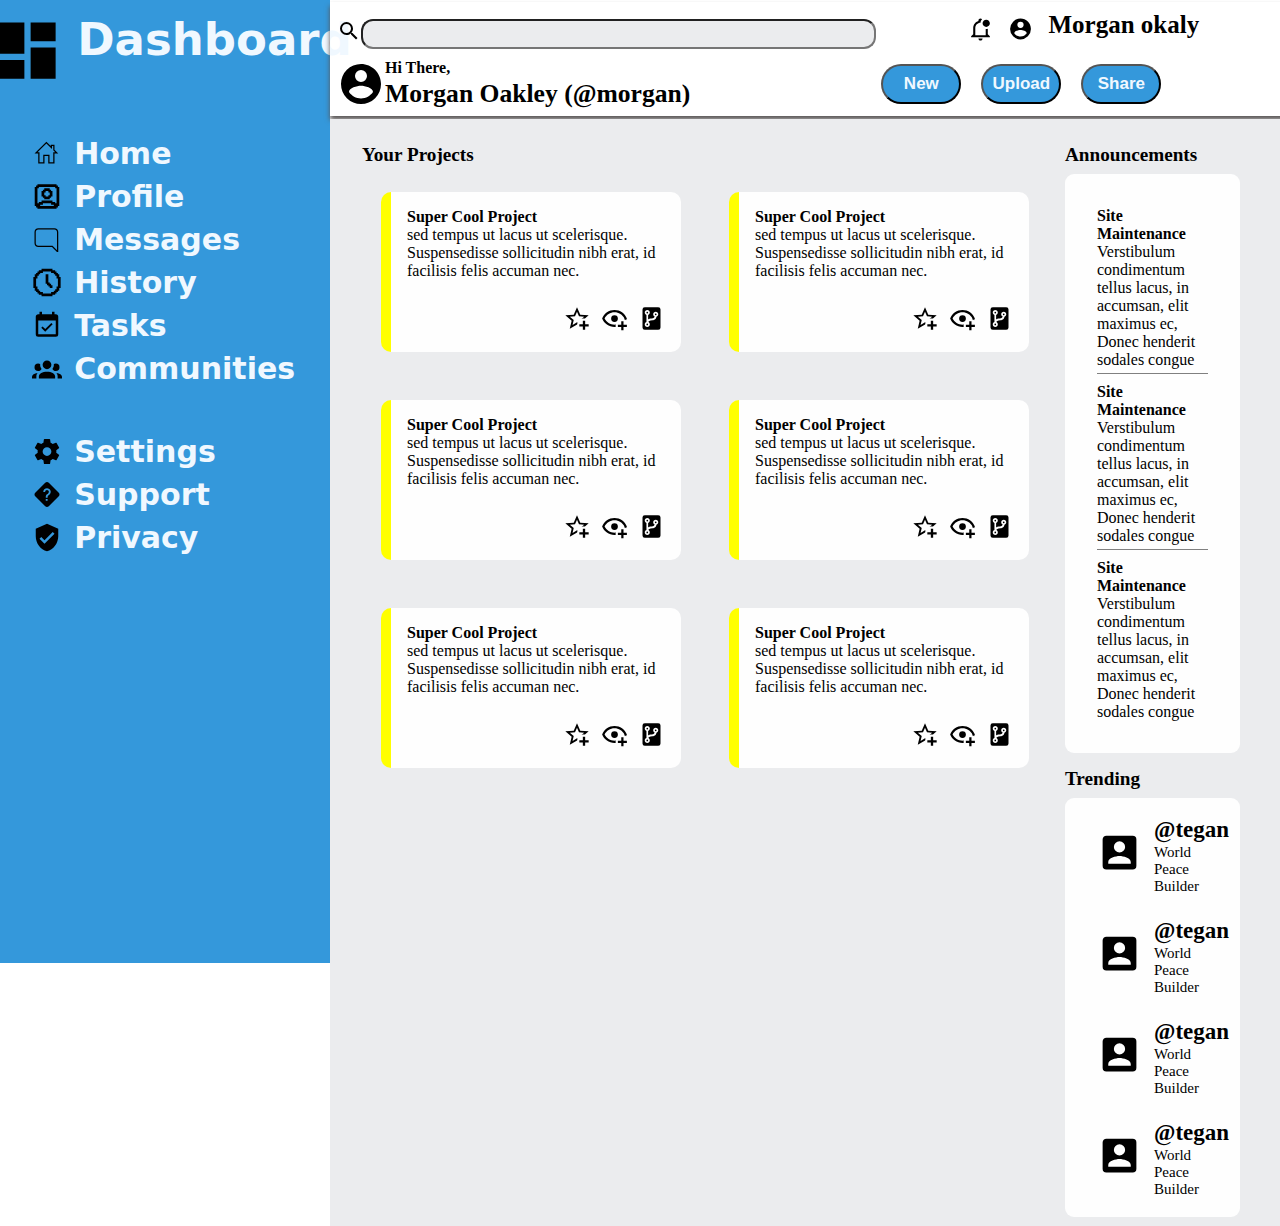
<file: Admin-Dashboard/index.html>
<!DOCTYPE html>
<html lang="en">
<head>
    <meta charset="UTF-8">
    <meta name="viewport" content="width=device-width, initial-scale=1.0">
    <title>Document</title>
    <link rel="stylesheet" href="style.css">
</head>
<body>
   <aside class="side">
        <div class="dashboard">
             <div class="ic">
                <img src="elements/dashboard.svg">
                <h2> Dashboard</h2>
             </div>
        </div>
        <ul class="dash1">
            <li class="ic">
                <img src="elements/home.svg">
                <div> Home</div>
            </li>
            <li class="ic">
                <img src="elements/profile.svg">
                <div> Profile</div>
            </li>
            <li class="ic">
                <img src="elements/messages.svg">
                <div> Messages</div>
            </li>
             <li class="ic">
                <img src="elements/history.svg">
                <div> History</div>
           </li>
             <li class="ic">
                <img src="elements/task.svg">
                <div> Tasks</div>
            </li>
             <li class="ic">
                <img src="elements/communities.svg">
                <div> Communities</div>
            </li>
        </ul>
        <ul class="dash2">
             <li class="ic">
                <img src="elements/setting.svg">
                <div> Settings</div>
             </li>
             <li class="ic">
                <img src="elements/support.svg">
                <div> Support</div>
            </li>
             <li class="ic">
                <img src="elements/privacy.svg">
                <div> Privacy</div>
            </li>
        </ul>

   </aside>
    <div class="main">
      <header>
       
          <div class="srch">
            <img src="elements/search.svg">
            <input type="search">
          </div>
          <div class="sidesearch">
            <img src="elements/notification.svg">
            <img src="elements/profileImg.svg">
            <div>Morgan okaly</div>

          </div>
          <div class="head2">
                <img src="elements/profileImg.svg">
                <div class="prof">
                    <p>Hi There,</p>
                    <div id="prohead">Morgan Oakley (@morgan)</div>
                </div>
          </div>
          <div class="btn">
              <button>New</button>
              <button>Upload</button>
              <button>Share</button>
          </div>
       
      </header>
          <div id="mainArea">
             <div id="projectArea">
                  <h5 class="titles">Your Projects</h5>
                  <div class="projectlist">
                        <div class="project">
                            <h4>Super Cool Project</h4>
                             <p>sed tempus ut lacus ut scelerisque. Suspensedisse sollicitudin nibh erat, id facilisis felis accuman nec.</p>
                             <div class="picons">
                                       <a><img src="elements/Picon1.svg"></a>
                                       <a><img src="elements/eye-plus-outline.svg"></a>
                                       <a><img src="elements/Picon3.svg"></a>
                                 
                             </div>

                        </div>
                        <div class="project">
                            <h4>Super Cool Project</h4>
                             <p>sed tempus ut lacus ut scelerisque. Suspensedisse sollicitudin nibh erat, id facilisis felis accuman nec.

                             </p>
                             <div class="picons">
                                       <a><img src="elements/Picon1.svg"></a>
                                       <a><img src="elements/eye-plus-outline.svg"></a>
                                       <a><img src="elements/Picon3.svg"></a>
                                 
                             </div>

                        </div>
                        <div class="project">
                            <h4>Super Cool Project</h4>
                             <p>sed tempus ut lacus ut scelerisque. Suspensedisse sollicitudin nibh erat, id facilisis felis accuman nec.</p>
                             <div class="picons">
                                       <a><img src="elements/Picon1.svg"></a>
                                       <a><img src="elements/eye-plus-outline.svg"></a>
                                       <a><img src="elements/Picon3.svg"></a>
                                 
                             </div>

                        </div>
                        <div class="project">
                            <h4>Super Cool Project</h4>
                             <p>sed tempus ut lacus ut scelerisque. Suspensedisse sollicitudin nibh erat, id facilisis felis accuman nec.</p>
                             <div class="picons">
                                       <a><img src="elements/Picon1.svg"></a>
                                       <a><img src="elements/eye-plus-outline.svg"></a>
                                       <a><img src="elements/Picon3.svg"></a>
                                 
                             </div>

                        </div>
                        <div class="project">
                            <h4>Super Cool Project</h4>
                             <p>sed tempus ut lacus ut scelerisque. Suspensedisse sollicitudin nibh erat, id facilisis felis accuman nec.</p>
                             <div class="picons">
                                       <a><img src="elements/Picon1.svg"></a>
                                       <a><img src="elements/eye-plus-outline.svg"></a>
                                       <a><img src="elements/Picon3.svg"></a>
                                 
                             </div>

                        </div>
                        <div class="project">
                            <h4>Super Cool Project</h4>
                             <p>sed tempus ut lacus ut scelerisque. Suspensedisse sollicitudin nibh erat, id facilisis felis accuman nec.</p>
                             <div class="picons">
                                       <a><img src="elements/Picon1.svg"></a>
                                       <a><img src="elements/eye-plus-outline.svg"></a>
                                       <a><img src="elements/Picon3.svg"></a>
                                 
                             </div>

                        </div>
 


                  </div>
                  
             </div>
             <div id="MainSide">
                  <h5 class="titles">Announcements</h5>
                 <div class="annSec">
                        <ul>
                            <li class="sec">
                                <strong>Site Maintenance</strong>
                                <p>Verstibulum condimentum tellus lacus, in accumsan, elit maximus ec, Donec henderit sodales congue</p>

                            </li>
                            <li class="sec">
                                <strong>Site Maintenance</strong>
                                <p>Verstibulum condimentum tellus lacus, in accumsan, elit maximus ec, Donec henderit sodales congue</p>

                            </li>
                            <li>
                                <strong>Site Maintenance</strong>
                                <p>Verstibulum condimentum tellus lacus, in accumsan, elit maximus ec, Donec henderit sodales congue</p>

                            </li>
                        </ul>
                 </div>
                 <h5 class="titles">Trending</h5>
                <div class="trendSec">
                <ul>
                        <li class="ic">
                <img src="elements/profile1.svg">
                <div> 
                    <strong style="font-size: 23px;">@tegan</strong>
                    <p style="font-weight: 100; font-size: 15px;">World Peace Builder</p>                     
                </div>
                <li>
                           <li class="ic">
                <img src="elements/profile1.svg">
                <div> 
                    <strong style="font-size: 23px;">@tegan</strong>
                    <p style="font-weight: 100; font-size: 15px;">World Peace Builder</p>                     
                </div>
                <li>
                           <li class="ic">
                <img src="elements/profile1.svg">
                <div> 
                    <strong style="font-size: 23px;">@tegan</strong>
                    <p style="font-weight: 100; font-size: 15px;">World Peace Builder</p>                     
                </div>
                <li>
                           <li class="ic">
                <img src="elements/profile1.svg">
                <div> 
                    <strong style="font-size: 23px;">@tegan</strong>
                    <p style="font-weight: 100; font-size: 15px;">World Peace Builder</p>                     
                </div>
                <li>
                 </ul>
                </div>
                


             </div>
 
 


          </div>



    </div>
</body>
</html>
</file>
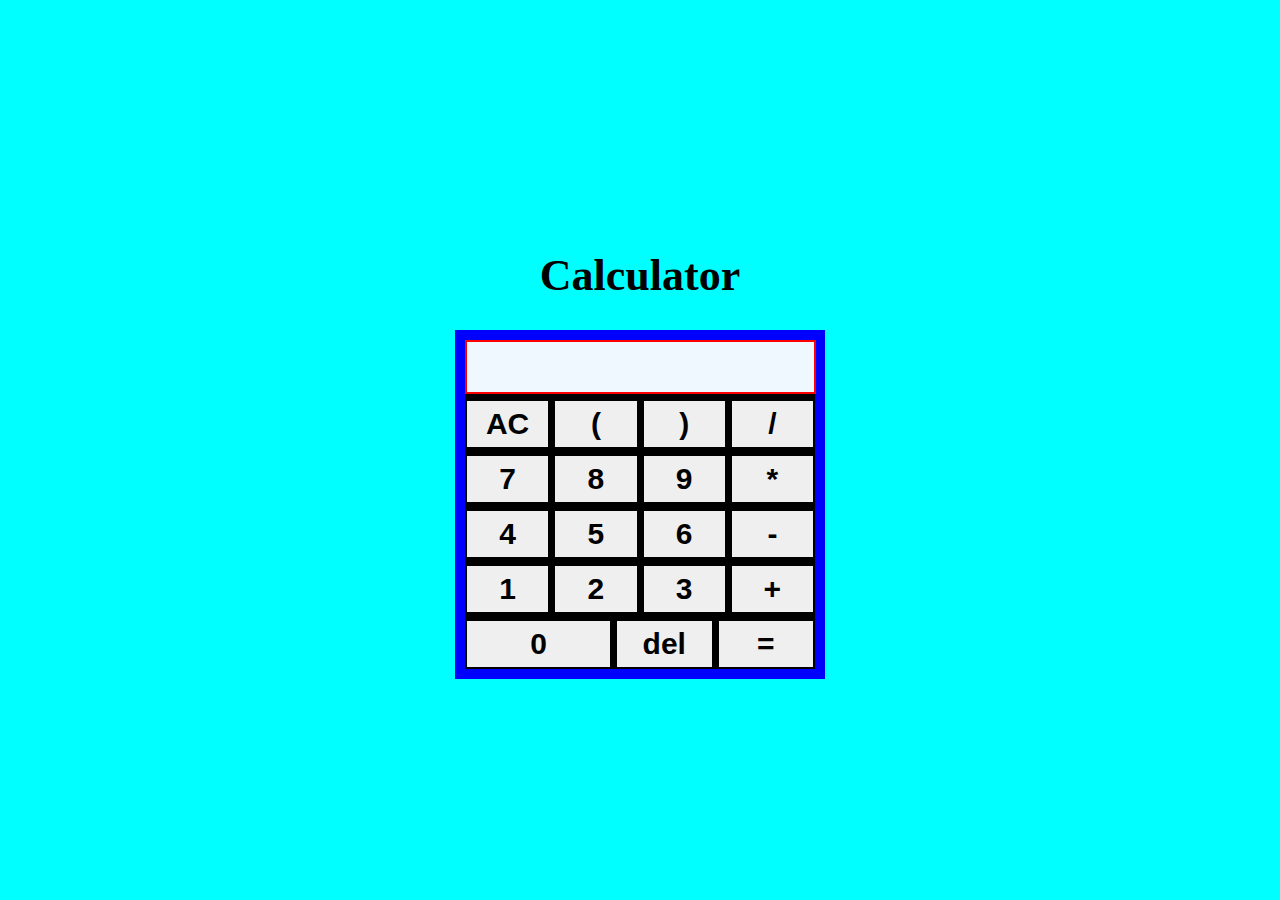
<file: calculator/index.html>
<!DOCTYPE html>
<html lang="en">
<head>
        <meta charset="UTF-8">
        <meta name="viewport" content="width=device-width, initial-scale=1.0">
        <title>Calculator</title>
        <link rel="stylesheet" href="style.css">
</head>
<body>
<h1 style="font-size: 44px; ">Calculator</h1>   
    <div class="calcBody">
              <div id="display"></div>
              <div class="row">
                      <button class="cell" data-value="AC">AC</button>
                      <button class="cell" data-value="(">(</button>
                      <button class="cell" data-value=")">)</button>
                      <button class="cell" data-value="/">/</button>
              </div>
              
              <div class="row">
                      <button class="cell" data-value="7">7</button>
                      <button class="cell" data-value ="8">8</button>
                      <button class="cell" data-value="9">9</button>
                      <button class="cell" data-value="*">*</button>
              </div>
              <div class="row">
                      <button class="cell" data-value="4">4</button>
                      <button class="cell" data-value="5">5</button>
                      <button class="cell" data-value="6">6</button>
                      <button class="cell" data-value="-">-</button>
              </div>
              <div class="row">
                      <button class="cell" data-value="1">1</button>
                      <button class="cell" data-value="2">2</button>
                      <button class="cell" data-value="3">3</button>
                      <button class="cell" data-value="+">+</button>
              </div>
              <div class="row">
                      <button class="cell" data-value="0" id="zero">0</button>
                      
                      <button class="cell" data-value="d">del</button>
                      <button class="cell" data-value="=">=</button>
              </div>
           


    </div>
   <script src="script.js"></script>
</body>
</html>
</file>
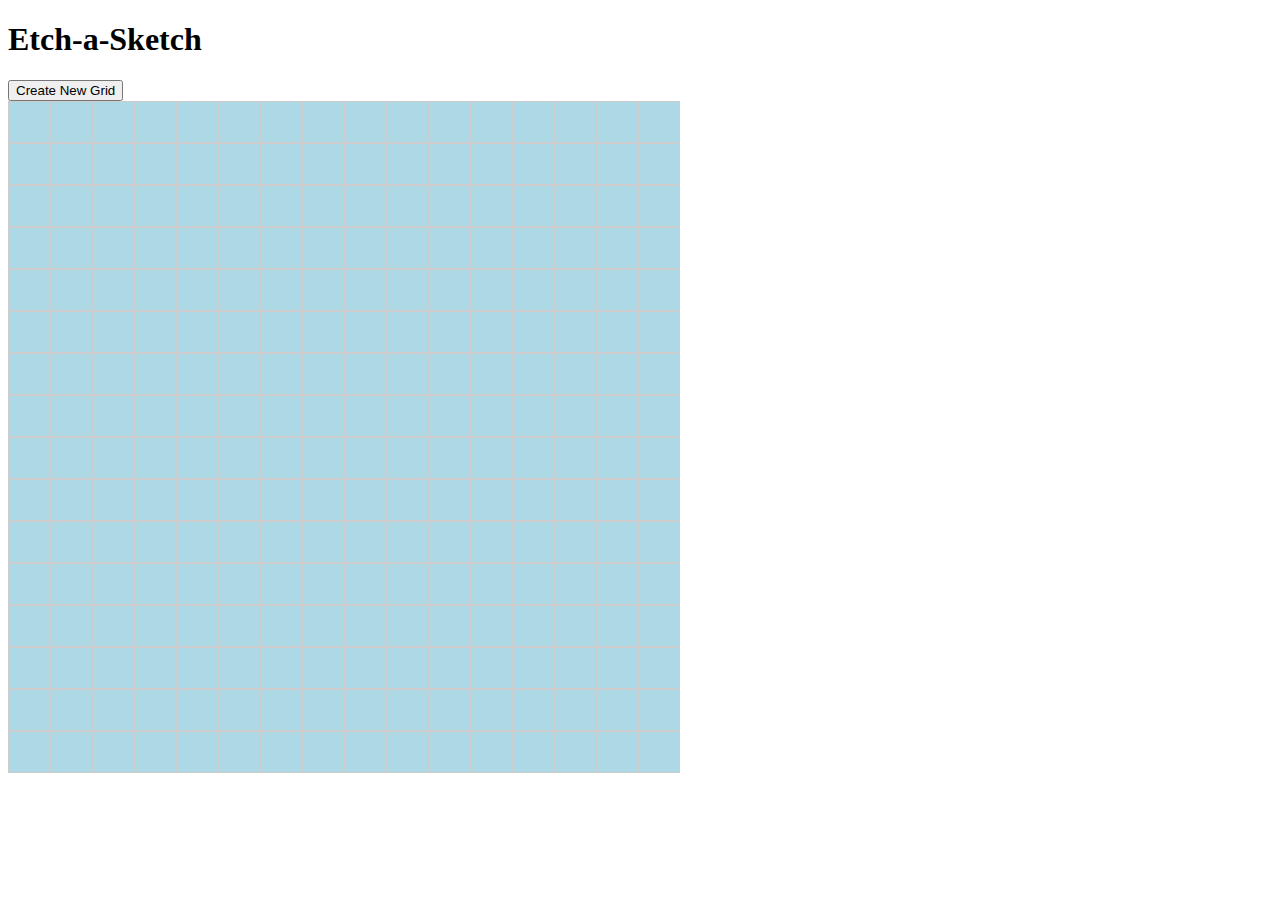
<file: Etch-a-sketch/index.html>
<!DOCTYPE html>
<html lang="en">
<head>
    <meta charset="UTF-8">
    <meta name="viewport" content="width=device-width, initial-scale=1.0">
    <title>Etch-a-Sketch</title>
    <link rel="stylesheet" href="style.css">
   
</head>
<body>
    <h1 >Etch-a-Sketch</h1>
    <div>
        <!-- <label for="grid-size">Enter grid size: </label>
        <input type="number" id="grid-size" value="16" min="1" max="100"> -->
        <button id="create-grid">Create New Grid</button>
    </div>
    <div class="grid-container"></div>
    <script src="script.js"></script>
</body>
</html>
</file>
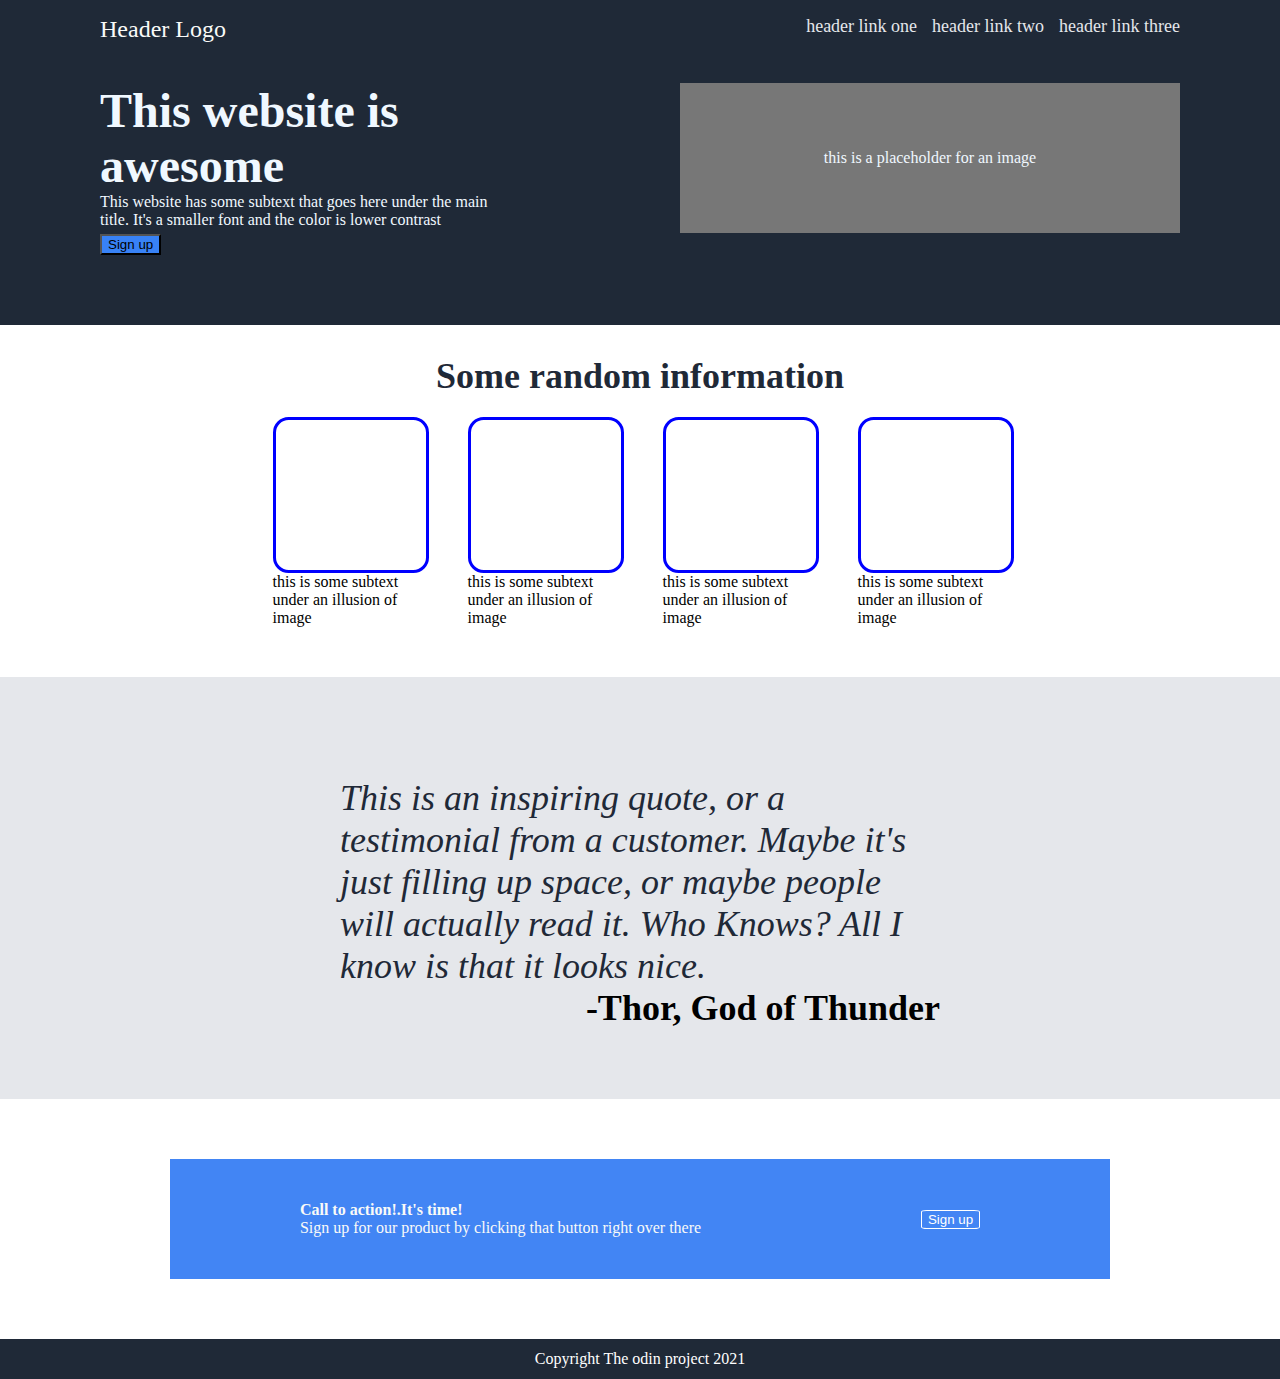
<file: Landing_Page/index.html>
<!DOCTYPE html>
<html lang="en">
<head>
    <meta charset="UTF-8">
    <meta name="viewport" content="width=device-width, initial-scale=1.0">
    <title>Document</title>
    <link rel="stylesheet" href="style.css">
</head>
<body>
    <div class="upperBlock">
        <div class="header">
            <div class="header_logo">Header Logo</div>
            
            <ul>
                    <li><a href="#">header link one</a></li>
                    <li><a href="#">header link two</a></li>
                    <li><a href="#">header link three</a></li>
                </ul>
           
        </div>

        <div class="upper-content">
            <div class="uc1">
                <div class="main-text" >This website is awesome</div>
                <div>This website has some subtext that goes here under the main 
                    title. It's a smaller font and the color is lower contrast
                 </div>
                 <button id="sign">Sign up</button>
            </div>
            <div class="im">
                this is a placeholder for an image
            </div>
        </div>
    </div>
    <div class="middle-block">
        <div class="imf">Some random information</div>
        <div class="blocks">
            <div class="block">
                <div class="blo"></div>
                <div class="block-text">this is some subtext under an illusion of image</div>
            </div>
            <div class="block">
                <div class="blo"></div>
                <div class="block-text">this is some subtext under an illusion of image</div>
            </div>
            <div class="block">
                <div class="blo"></div>
                <div class="block-text">this is some subtext under an illusion of image</div>
            </div>
            <div class="block">
                <div class="blo"></div>
                <div class="block-text">this is some subtext under an illusion of image</div>
            </div>
        </div>
      
    </div>
      <div class="quote_side">
 
            <div class="quote">This is an inspiring quote, or a testimonial from a customer. Maybe it's just filling up space, or maybe people will actually read it. Who Knows? All I know is that it looks nice.</div>
            <div class="auth">-Thor, God of Thunder</div> 
        </div>

    <div class="action">
        <div class="ss">
            <div class="call">Call to action!.It's time!</div>
            <div class="product">Sign up for our product by clicking that button right over there</div>
        </div>
        <button id="signup">Sign up</button>
    </div>
    <div class="footer">Copyright The odin project 2021</div>
</body>
</html>
</file>
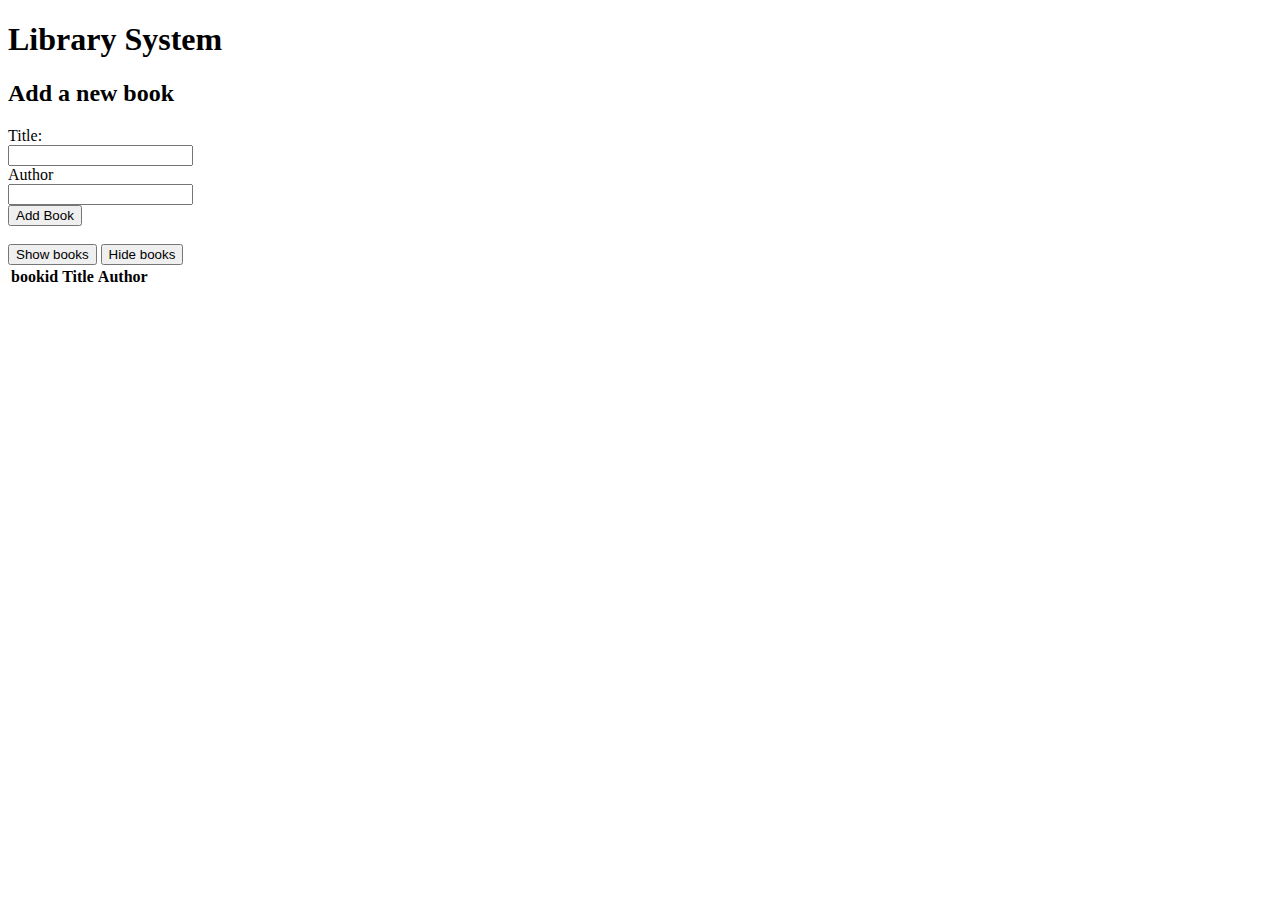
<file: library/index.html>
<!DOCTYPE html>
<html lang="en">
<head>
    <meta charset="UTF-8">
    <meta name="viewport" content="width=device-width, initial-scale=1.0">
    <title>Document</title>
</head>
<body>
    <h1> Library System</h1>
   <form id="newBook">
    <h2>Add a new book</h2>
       <label for="bookName">Title:</label>
       <br>
       <input type="text" id="title" name="bookName">
       <br>
       <label for="author">Author</label>
       <br>
       <input type="text" id="author" name="author">
       <br>
       <button type="submit">Add Book</button> 
   </form>
   <br>
    <button id="showBooks">Show books</button>
    <button id="hide">Hide books</button>
    <div>
        <table>
                <thead>
                    <tr>
                        <th>bookid</th>
                        <th>Title</th>
                        <th>Author</th>
                    </tr>
                </thead>
                <tbody id="table">

                </tbody>
        </table>
    </div>
    <script src="script.js"></script>
</body>
</html>
</file>
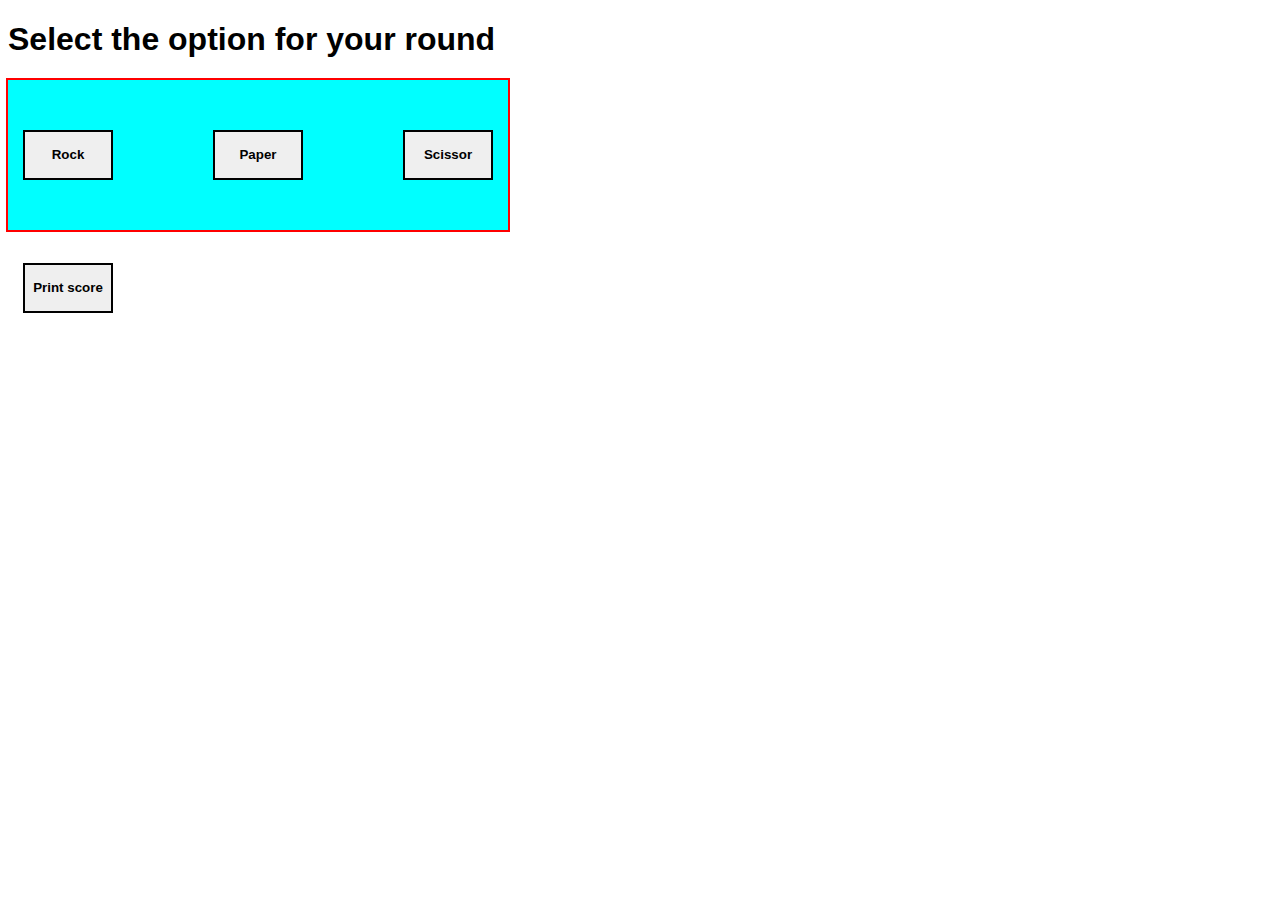
<file: rockpaperscissor/index.html>
<!DOCTYPE html>
<html lang="en">
<head>
    <meta charset="UTF-8">
    <meta name="viewport" content="width=device-width, initial-scale=1.0">
    <title>Document</title>
    <link rel="stylesheet" href="style.css">
</head>
<body>
   
   <h1> <div id="hea" >Select the option for your round</div> </h1>
    <div id="ff" >
    <button id="rock" class="bt">Rock</button>
    
    <button id="paper" class="bt">Paper</button>
    
    <button id="scissor" class="bt">Scissor</button>
   
</div>
    <br>
    <button id="score" class="bt">Print score</button>
   <h1> <div id="container"></div></h1>
    <script src="script.js"></script>
</body>
</html>
</file>
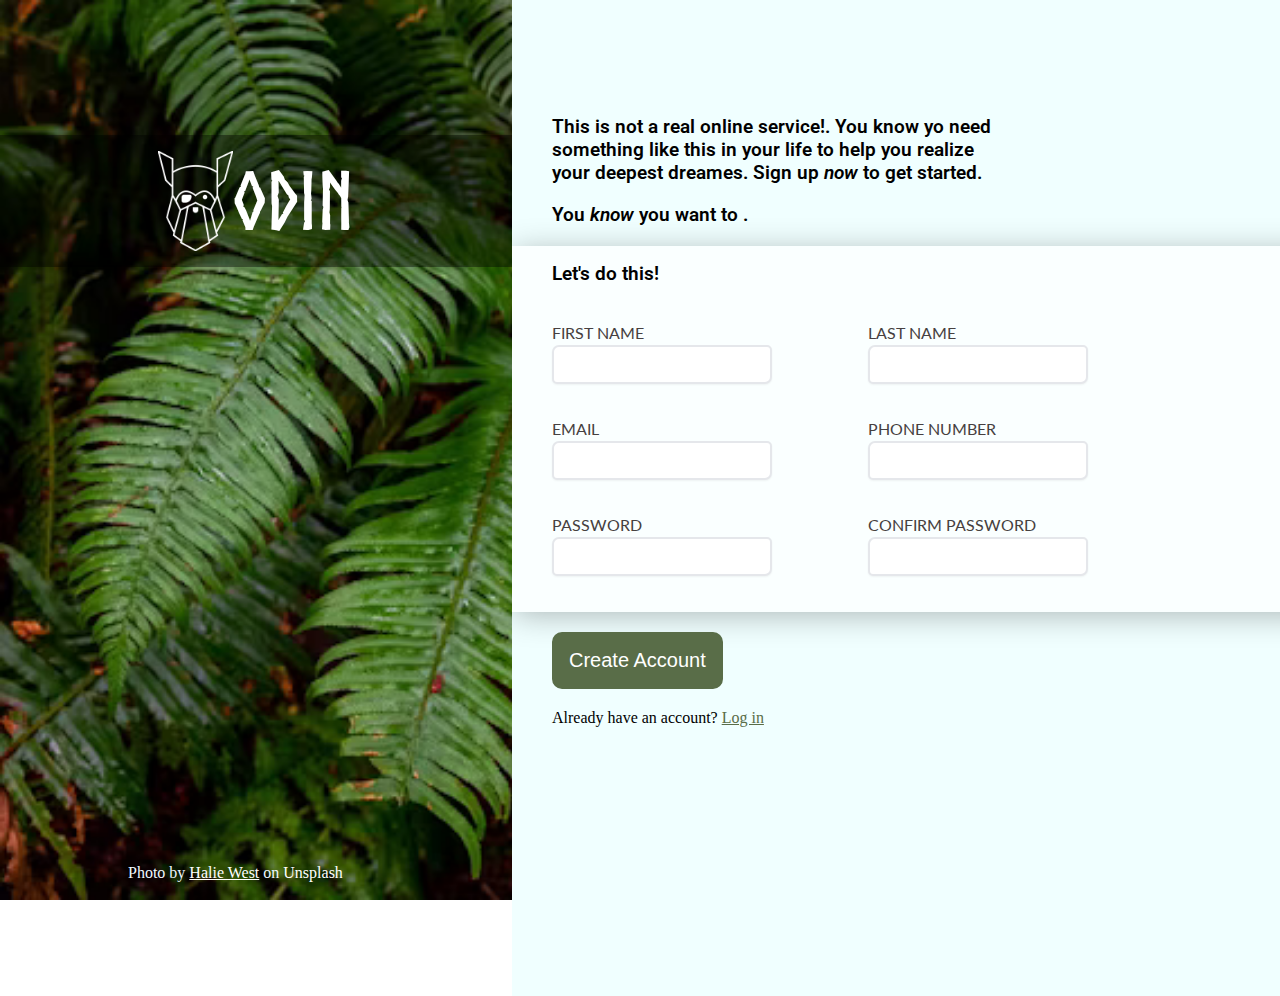
<file: Sign-upForm/index.html>
<!DOCTYPE html>
<html lang="en">
<head>
    <meta charset="UTF-8">
    <meta name="viewport" content="width=device-width, initial-scale=1.0">
    <title>Document</title>
    <link href="https://fonts.googleapis.com/css2?family=Roboto&display=swap" rel="stylesheet">
     <link href="https://fonts.googleapis.com/css2?family=Lato&display=swap" rel="stylesheet">
    <link href="style.css" rel="stylesheet">
</head>
<body>
  <div class="imagpart">
        <div class="Odin">
            <img src="images/odin.png"> 
            ODIN
        </div>
        <div class="ref">
            Photo by <a href="https://unsplash.com/@haliewestphoto" target="_blank">Halie West</a> on <a>Unsplash</a>

        </div>
  </div> 
  <div class="Formpart">
         <div class="upperText">
             <p>This is not a real online service!. You know yo need something like this in your life to help you realize your deepest dreames. Sign up <em>now</em> to get started.</p>
           
             <p>You <em>know</em> you want to .</p>

         </div >       
         <form >
            <div class="f1">
                  <div id="ft"> Let's do this!</div>
            <div class="cell">
                <div class="blo">
                   <label for="FirstName">FIRST NAME</label>
                    <input type="text" id="FirstName">
                    </div>
                     <div class="blo">
                   <label for="LastName">LAST NAME</label>
                    <input type="text" id="LastName">
                    </div>

            </div>
             <div class="cell">
                <div class="blo">
                   <label for="email">EMAIL</label>
                    <input type="email" id="email">
                    </div>
                     <div class="blo">
                   <label for="PH">PHONE NUMBER</label>
                    <input type="tel" id="PH">
                    </div>
            </div>
             <div class="cell">
                <div class="blo">
                   <label for="PASS">PASSWORD</label>
                    <input type="password" id="PASSWORD">
                    </div>
                     <div class="blo">
                   <label for="cnf">CONFIRM PASSWORD</label>
                    <input type="password" id="cnf">
                    </div>
            </div>
            

            </div>
      <div class="last">
            <button>Create Account</button>

            <div id="al">Already have an account? <a id="log">Log in</a></div>
 

         </form>
       </div>
     
  </div> 
</body>
</html>
</file>
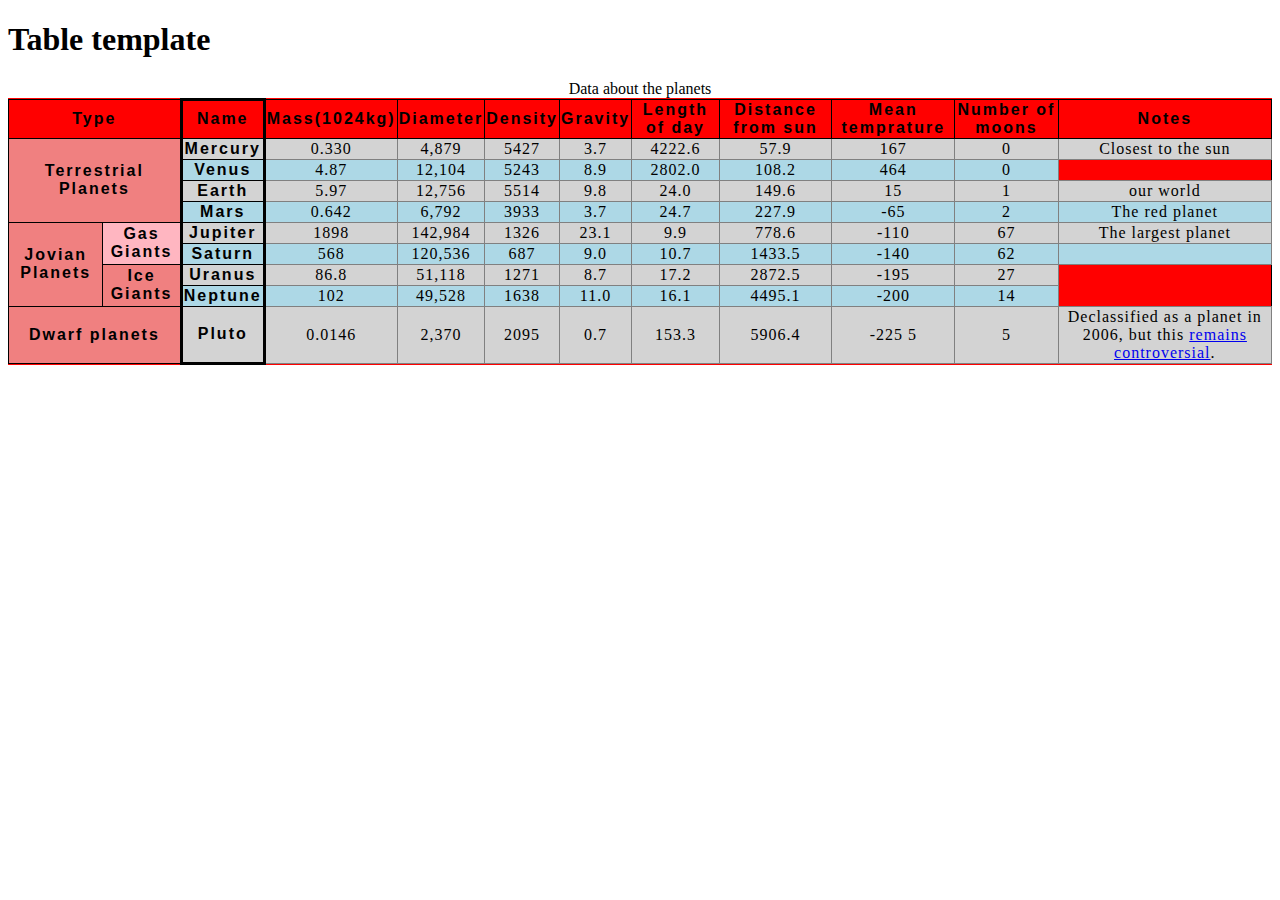
<file: solarSystem/index.html>
<!DOCTYPE html>
<html lang="en-US">
  <head>
    <meta charset="utf-8">
    <meta name="viewport" content="width=device-width">
    <title>Table template</title>
    <link href="minimal-table.css" rel="stylesheet" type="text/css">
  </head>
  <body>
    <h1>Table template</h1>
    <table>
        
        <thead>
            <th colspan="2" scope="col">Type</th>
            <th scope="col" class="plan" id="top">Name</th>
            <th scope="col">Mass(10<syup>24</syup>kg)</th>
            <th scope="col">Diameter</th>
            <th scope="col">Density</th>
            <th scope="col">Gravity</th>
            <th scope="col">Length of day</th>
            <th scope="col">Distance from sun</th>
            <th scope="col">Mean temprature</th>
            <th scope="col">Number of moons</th>
            <th scope="col"> Notes</th>
            <caption>
                Data about the planets
            </caption>
        </thead>
        <tr>
            <th  class="type" rowspan="4" id="Tt" colspan="2">Terrestrial Planets</th>
            <th class="plan">Mercury</th>
            <td>0.330</td>
            <td>4,879</td>
            <td>5427</td>
            <td>3.7</td>
            <td>4222.6</td>
            <td>57.9</td>
            <td>167</td>
            <td>0</td>
            <td>Closest to the sun</td>
        </tr>
        <tr>
            <th class="plan">Venus</th>
            <td>4.87</td>
            <td>12,104</td>
            <td>5243</td>
            <td>8.9</td>
            <td>2802.0</td>
            <td>108.2</td>
            <td>464</td>
            <td>0</td>
           

        </tr>
        <tr>
            <th class="plan">Earth</th>
            <td>5.97</td>
            <td>12,756</td>
            <td>5514</td>
            <td>9.8</td>
            <td>24.0</td>
            <td>149.6</td>
            <td>15</td>
            <td>1</td>
            <td>our world</td>
            
        </tr>
        <tr>
            <th class="plan" >Mars</th>
            <td>0.642</td>
            <td>6,792</td>
            <td>3933</td>
            <td>3.7</td>
            <td>24.7</td>
            <td>227.9</td>
            <td>-65</td>
            <td>2</td>
            <td>The red planet</td>
            
        </tr>
        <tr>
            <th rowspan="4" class="type">Jovian Planets</th>
            <th rowspan="2" class="type">Gas Giants</th>
            <th class="plan">Jupiter</th>
            <td>1898</td>
            <td>142,984</td>
            <td>1326</td>
            <td>23.1</td>
            <td>9.9</td>
            <td>778.6</td>
            <td>-110</td>
            <td>67</td>
            <td>The largest planet</td>
        </tr>
        <tr>
            <th class="plan">Saturn</th>
            <td>568</td>
            <td>120,536</td>
            
            <td>687</td>
            <td>9.0</td>
            <td>10.7</td>
            <td>1433.5</td>
            <td>-140</td>
            <td>62</td>
            <td></td>
        </tr>
        <tr>
            <th rowspan="2" class="type">Ice Giants</th>
            <th class="plan">Uranus</th>
            <td>86.8</td>
            <td>51,118</td>
            <td>1271</td>
            <td>8.7</td>
            <td>17.2</td>
            <td>2872.5</td>
            <td>-195</td>
            <td>27</td>
        </tr>
        <tr>
            <th class="plan">Neptune</th>
            <td>102</td>
            <td>49,528</td>
            <td>1638</td>
            <td>11.0</td>
            <td>16.1</td>
            <td>4495.1</td>
            <td>-200</td>
            <td>14</td>
            
        </tr>
        <tr>
            <th colspan="2" class="type">Dwarf planets</th>
            <th scope="row" id="down" class="plan">Pluto</th>
            <td> 0.0146 </td>
            <td> 2,370 </td>
            <td>2095 </td>
            <td>0.7 </td>
            <td>153.3 </td>
            <td>5906.4 </td>
            <td> -225 5</td>
            <td> 5</td>
          
            <td> Declassified as a planet in 2006, but this <a href="http://www.usatoday.com/story/tech/2014/10/02/pluto-planet-solar-system/16578959/">remains controversial</a>.</td>
            
        </tr>

    </table>


  </body>
</html>
</file>
<file: Admin-Dashboard/style.css>
* {
    margin: 0;
    padding: 0;
    box-sizing: border-box;
}
body{
    margin:0;
    padding:0;
    display:grid;
    grid-template-columns: minmax(330px,1fr) 3fr;
}
.side{
    background-color: #3498db;
    height: 107vh;
    color: aliceblue;
    font-family: system-ui;
    padding:0.8em 0.2em 1em 0.01em;
    
}
.ic{
    font-size: 30px;
    display: flex;
    gap:0.4em;
    font-weight: 600;
}
img{
    width:1em;
}
.dashboard img{
    width:3em;
    padding-left: 0.5em;
}
ul{
    list-style-type: none;
    display:flex;
    flex-direction: column;
    gap:0.5em;
}
.dashboard{
   display: flex;
   justify-content: center;
   align-items: center;
}
.dash1 ,.dash2{
    margin:3em 4em 3em 2em;
    
}
li{
    padding:0px;
}
.srch{
    display: flex;
}
.srch img{
    width:1.5em;
    margin-top: 4px;
}
header{
    display:grid;
    grid-template-columns: minmax(100px,1.3fr) 1fr;
    grid-template-rows: 0.7fr 1fr;
    margin-top: 2px;
    box-shadow: 0px 4px 5px   rgb(64, 62, 62);
    padding:7px;
    row-gap: 10px;

}
.sidesearch{
    display: flex;
    justify-content: center;
    
    font-size: 25px;
    font-weight: bold;
    gap:15px;
    padding:2px;
}
.sidesearch img{
    width: 1em;
    height: auto;
}
input{
    width:100%;
    border-radius: 12px;
    height:30px;
    margin-top: 10px;
    background-color: #ebecee;
}
input:focus{
  border:1px solid red;
  outline: none;
}
button{
    color: aliceblue;
    background-color: #3498db;
    padding:1px;
    height:40px;
    width:80px;
    font-size: 17px;
    border-radius: 20px;
    font-weight: 700;

}
.btn{
   display:flex;
   justify-self: start;
   align-self: center;
   align-items: center;
   align-content: center;
   gap:20px;
   padding:5px;

}
.head2{
    display:flex;
    justify-content: flex-start;
      font-weight: bold;
}
.head2 img{
    width:3em
}
.head2 #prohead{
    font-size: 1.6em;
    font-weight: bold;
    margin-top: 1px;

}
.prof{
    display:grid;
    grid-row: 1fr 1.3fr;
    gap:0.2px;

}
#mainArea{
      display:grid;
      grid-template-columns: 2.5fr 1fr;
          background-color: #ebecee;
   margin-top: 3px;
   padding:0.6em;
      padding-left: 2em;
      padding-right: 3em;;
}
.titles{
    font-size: larger;
    margin-top: 0.8em;
}

header{
     box-shadow: 0px 4px 5px   rgb(89, 86, 86);
     
}
#MainSide{
    padding-right: 10px;

}
.annSec{
    background-color: #fefefe;
    padding:2em;
 margin-top: 0.5em;
    border-radius: 9px;
}
.sec{
    border-bottom:1px solid grey;
    padding-bottom: 4px;
}
.annSec li{
     margin-top: 1px;
}
.trendSec ul{
    justify-content: center;
}
.trendSec
{
 
    background-color: #fefefe;
    padding:0.7em;
    padding-left: 2em;
    margin-top: 0.5em;
    border-radius: 9px;
}
.trendSec img{
    width:1.5em;
}
   

.projectlist{
    margin: 10px 4px 1px 3px;
    display:grid;
    grid-template-columns: repeat(2,minmax(300px,1fr));
    padding:1em 2em 1em 1em;
    gap:3em;
}
.project{
   background-color: #fefefe;
   padding:1em;
   height:160px;
   border-left: 10px solid yellow;
   border-radius: 10px;
   display:flex;
   flex-direction: column;
}
.picons{
    
    display: flex;
    justify-content: end;
     gap:10px;
     margin-top:auto;
   
}
.picons img{
    cursor: pointer;
    width: 1.7em;

}
</file>
<file: calculator/style.css>
body{
    display:flex;
    justify-content: center;
    align-items: center;
    margin:0;
    padding: 0;
    align-content: center;
     height: 100vh;
     background-color: aqua;
     flex-direction: column;
}
.row{
    display:flex;
     gap:3px;
}
.cell{
    display:flex;
    width:50px;
    height:50px;
    justify-content: center;
    align-items: center;
    border:2px solid black;
    flex-grow: 1;
    font-family: 'Gill Sans', 'Gill Sans MT', Calibri, 'Trebuchet MS', sans-serif;
    font-size: 30px;
    font-weight: 700;
}
.calcBody{
    display:flex;
    flex-direction: column;
    gap :5px;
    background-color: black;
    border:10px solid blue;
    width :350px;
    
}
#display{
    width:99%;
    border:2px solid red;
    height:50px;
    display:flex;
    justify-content: flex-end;
    align-items: center;
    font-size: 30px;
    font-weight:900 ;
    background-color: aliceblue;

}

#zero{
  flex-grow: 2;
}
</file>
<file: Etch-a-sketch/style.css>
.grid-container{
    display:flex;
    justify-content: flex-start;
   
}
.Column{
    display:flex;
    flex-direction: column;
    
 


}
.cell{
    background-color: lightblue;
    width: 40px;
    height:40px;

    border: 1px solid #ccc;
    text-align: center;

}
h1{
    font-family:  'Dancing Script','Lobster',cursive;

}
</file>
<file: Landing_Page/style.css>
.header{
    display :flex;
    justify-content: space-between;
    margin-bottom: 40px;
    
}
ul{
     list-style-type: none;
    display: flex;
    gap:15px;
    margin:0;
    padding :0;
    font-size: 18px;

}
.header_logo{
    font-size:24px ;
    
    color:#F9FAF8 ;
}
a{
    text-decoration: none;
    color: #E5E7EB;
    font-size: 18px;
}
.upperBlock{
    background-color: #1F2937 ;
    color:aliceblue;
    padding: 16px 100px 70px;
    font: Roboto;

}
.upper-content{
    display : flex;
    justify-content: space-between;
}
.im{
    display:flex;
    justify-content: center;
    align-items: center;
    background-color: #777;
    max-width: 500px;
    width:100%;
    text-align: center;
    height:150px;
}
.main-text{
    font-size:48px;
    font-weight: 900;
}
body{
    margin: 0;
    padding:0;
}
.uc1{
    max-width: 400px;
}
#sign{
    margin-top: 5px;
    background-color: #3882F6;
}
.imf{
    text-align: center;
    font-size: 36px;
    color:#1F2937;
    font-weight: 900;
}
.blo{
    width:150px;
    border: 3px solid blue;
    height: 150px;
    border-radius: 10%;
}
.blocks{
    display: flex;
    padding:20px 100px;
    justify-content:center ;
    align-items: center;
    gap:45px;
     flex-wrap: wrap;
}
.block{
    width:150px;

}
.middle-block{
      padding:30px 100px;
}
.quote_side{
   background-color: #E5E7EB;
   padding :100px 340px 70px;
     font-size: 36px  ;
}
.quote{
 
   font-style: italic;
   color: #1F2937;
}
.auth{
    text-align: right;
    font-weight: 900;
}
.action{
   display:flex;
   justify-content: space-around;
   align-items: center;
   width: 900px;
   height:100px;
   background-color: #4285F4;
   margin :auto;
   margin-top: 60px;
   margin-bottom:60px;
   padding:10px 20px;
}
.ss{
   color: #F9FAF8;

}
.call{
    font-weight: bolder;
    
}
.product
{

}
#signup{
  border: 1px solid white;
  background-color: #4285F4;
  color:white;
  border-radius: 10%;;
}
.footer{
    background-color:#1F2937 ;
    color:white;
    display: flex;
    justify-content: center;
    align-items: center;
    height: 40px;
}
</file>
<file: rockpaperscissor/style.css>
#ff{
    display:flex;
    justify-content: space-between;
    outline: 2px solid red; 
     width: 500px;
      height:150px;
      background-color: aqua;
      align-items: center;
}
.bt{
    border: 2px solid black;
    width: 90px;
    height:50px;
    font-weight: bold;
    margin: 15px;
}
#hea{
    font-weight: 200px;
    font-family:'Lucida Sans', 'Lucida Sans Regular', 'Lucida Grande', 'Lucida Sans Unicode', Geneva, Verdana, sans-serif;
    

}
</file>
<file: Sign-upForm/style.css>
:root{
    --pl:40px;
}
img{
    max-width: 100px;
    max-height: 100px;
}
html, body {
    height: 100%;
}
@font-face {
  font-family: norse;
  src: url(images/norse.otf);
}
body {
    margin: 0;
    padding: 0;
    display: flex;
    height: 100vh;

}


.imagpart{
    flex:2;
    position :relative;
    height:100%;
    background: no-repeat url("images/back.png");
     background-size: cover;
}

.ref{
    color:aliceblue;
    position:absolute;
    bottom:2%;
    
    left: 25%;
}
.ref a{
   
    color:white;
}
.Odin{
    color:white;
    position :absolute;
    top:15%;
    display:flex;
    justify-content: center;
    align-items: center;
    font-family: norse;
   background: rgb(0 0 0 / 40%);
    width:100%;
    font-size:5em;
    padding:0.2em;
    box-sizing: border-box;
    
}
.Formpart{
    flex:3;
    height :100%;
   
    padding: 6em 0em 0em 0em;
    background-color: azure;
}
.upperText{
    max-width: 450px;
    font-size: larger;
    font-weight: 600;
     font-family: 'Roboto', sans-serif;
     padding-left: var(--pl);
}
.cell{
    display:flex;
    gap:6em;
    margin-bottom: 2.2em;
}
.blo{
    display:flex;
    flex-direction: column;
    gap:0.2em;
}
#ft{
    margin-bottom: 2em;
       font-size: larger;
    font-weight: 600;
     font-family: 'Roboto', sans-serif;
}
button{
    color:white;
    background-color:#596D48;
    padding:15px;
    border-radius: 10px;
    font-size: 20px;
    margin-bottom:1em ;
    border:#596D48 solid 2px; 
}
button:hover{
    color:#596D48;
    background-color:white;
    border:#596D48 solid 2px; 
}
label{
    color:rgb(70, 64, 64);
    font-family: 'Lato', sans-serif;

}

a:hover{
    font-size: 1.02em;
}
#log{
    color:#596D48;
    font-weight: 500;
    text-decoration: underline;
}
#log :hover{
   font-size: larger;
   color:#404e33;
   text-decoration: underline;
}
.f1{
    background-color: rgb(250, 255, 255);
    width: 100%;
     padding:1em 1em 0.03em var(--pl);

    margin-bottom: 20px;
    box-shadow: 0 4px 30px -2px rgba(0, 0, 0, 0.3);
}
.last{
      padding-left: var(--pl);
}
input:focus{
    border:blue solid 2px;
    outline:none;
     box-shadow: 0 1px 2px 3px rgba(0, 0, 0, 0.08);
}
input{
    border: #E5E7EB solid 2px;
    width:200px;
    height:2em;
    border-radius: 7px 5px;
     padding: 4px 8px;
       box-shadow: 0 1px 2px rgba(0, 0, 0, 0.05);
}
input:invalid{
    border:red solid 2px;
}
input:hover{
    border:#596D48 solid 2px;
}
</file>
<file: solarSystem/minimal-table.css>
table{
    border:1px solid black;
    border-collapse: collapse;
}
td, th{
    
    text-align: center;
}


  
  td {
    letter-spacing: 1px;
    border: 1px solid grey;
    font-family: 'Times New Roman', Times, serif;
    
  }
  tbody tr:nth-child(odd) {
    background-color:lightgrey
  }
  
  tbody tr:nth-child(even) {
    background-color: lightblue;
  }
  tbody th.type:nth-child(odd) {
    background-color:lightcoral;
  }
  
  tbody th.type:nth-child(even) {
    background-color: lightpink;
  }
 th{         letter-spacing: 2px;
           border: 1px solid black;
           font-family: 'Trebuchet MS', 'Lucida Sans Unicode', 'Lucida Grande', 'Lucida Sans', Arial, sans-serif;
           font-weight: 200px;
 }
  
  table {
    background-color: red;
  }
  .plan{
    border-left: 3px solid black;
    border-right: 3px solid black;
  }
  #down{
    border-bottom: 3px solid black;
  }
  #top{
    border-top: 3px solid black;
  }
</file>
